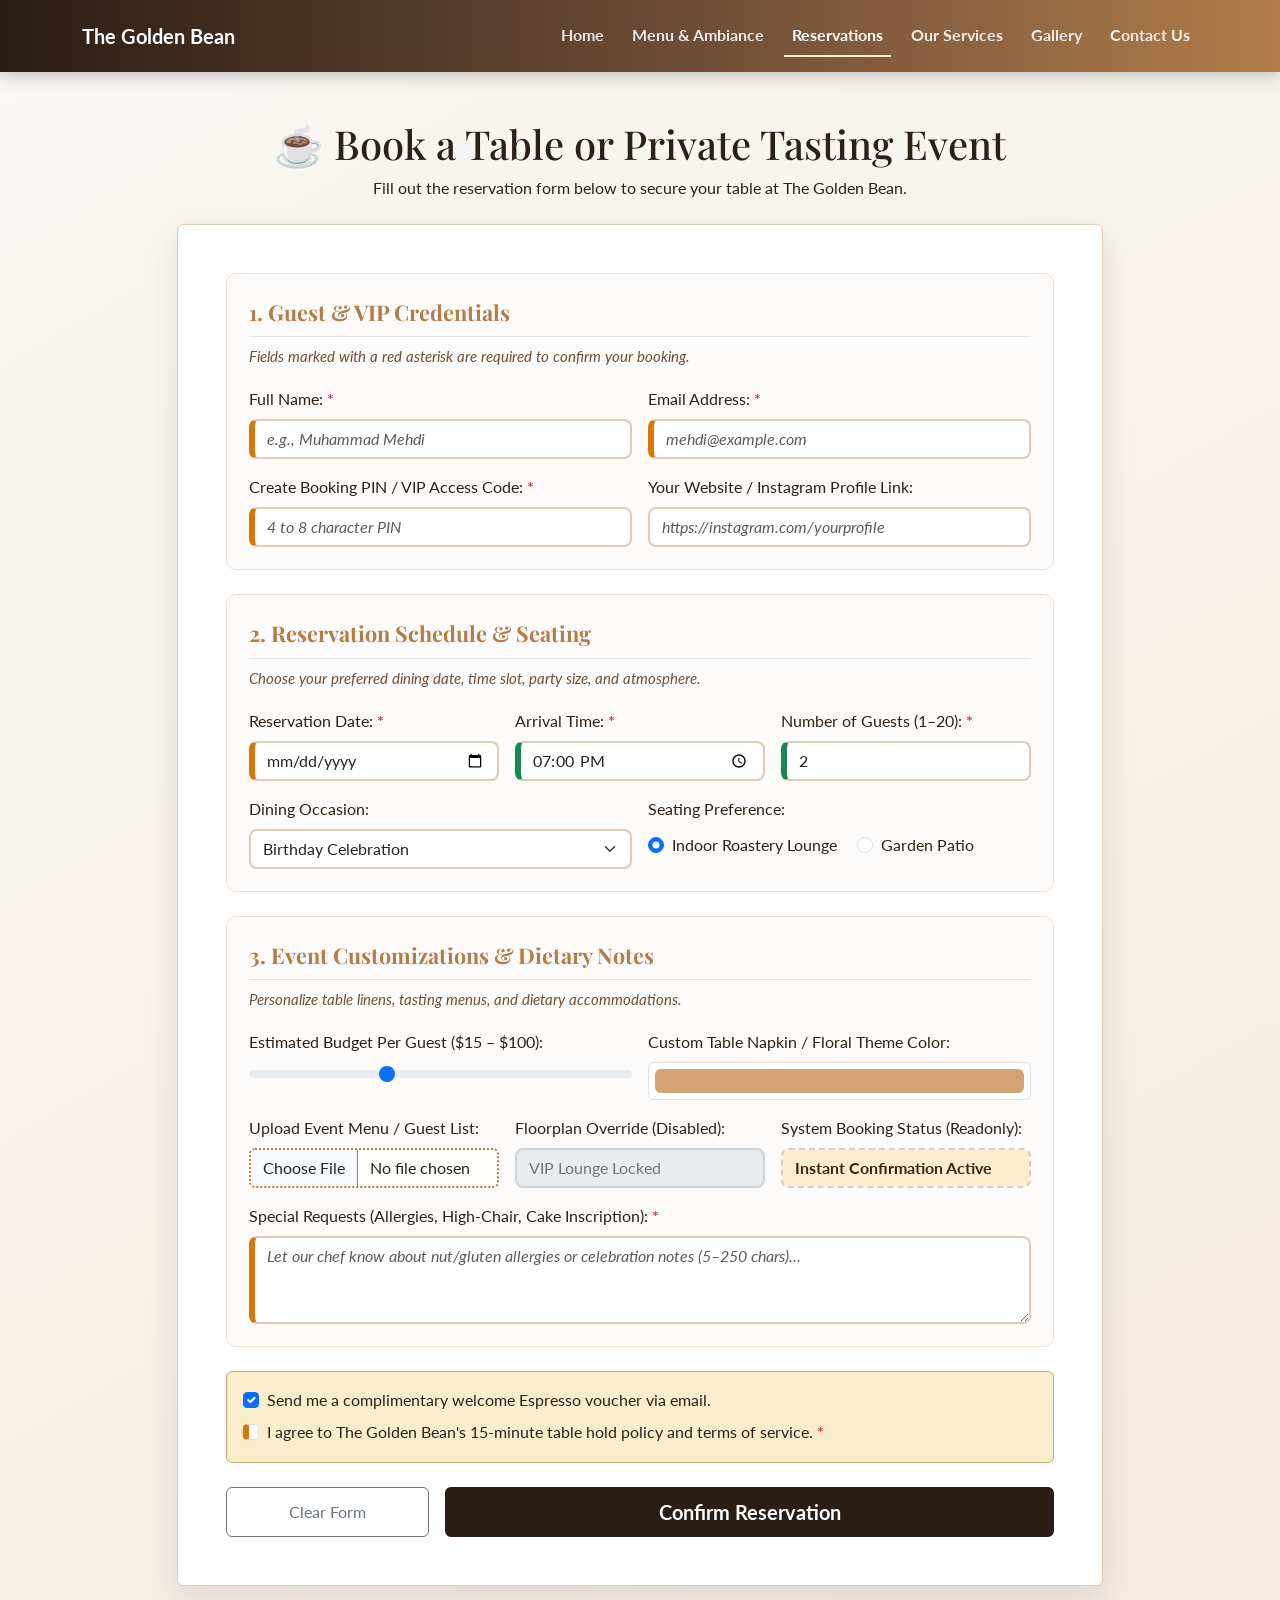
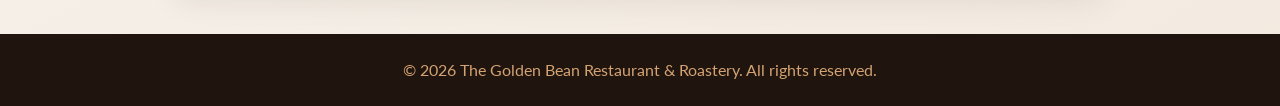
<file: frontend/register.html>
<!DOCTYPE html>
<html lang="en">
<head>
    <meta charset="UTF-8">
    <meta name="viewport" content="width=device-width, initial-scale=1.0">
    <title>The Golden Bean | Table &amp; Event Reservations</title>
    <!-- Google Web Fonts -->
    <link href="https://fonts.googleapis.com/css2?family=Playfair+Display:wght@600;700&family=Lato:wght@400;700&display=swap" rel="stylesheet">
    <!-- Bootstrap 5 CSS -->
    <link href="https://cdn.jsdelivr.net/npm/bootstrap@5.3.2/dist/css/bootstrap.min.css" rel="stylesheet">
    <!-- Page 3 Custom CSS -->
    <link rel="stylesheet" href="register.css">
</head>
<body>

    <!-- Navigation Bar (Restyled uniquely in register.css: Warm Gold-to-Roast Gradient Bar) -->
    <nav class="navbar navbar-expand-lg register-gradient-navbar">
        <div class="container">
            <a class="navbar-brand fw-bold text-white" href="index.html">The Golden Bean</a>
            <button class="navbar-toggler bg-light" type="button" data-bs-toggle="collapse" data-bs-target="#regNavbar">
                <span class="navbar-toggler-icon"></span>
            </button>
            <div class="collapse navbar-collapse" id="regNavbar">
                <ul class="navbar-nav ms-auto">
                    <li class="nav-item"><a class="nav-link" href="index.html">Home</a></li>
                    <li class="nav-item"><a class="nav-link" href="media.html">Menu &amp; Ambiance</a></li>
                    <li class="nav-item"><a class="nav-link active" href="register.html">Reservations</a></li>
                    <li class="nav-item"><a class="nav-link" href="services.html">Our Services</a></li>
                    <li class="nav-item"><a class="nav-link" href="portfolio.html">Gallery</a></li>
                    <li class="nav-item"><a class="nav-link" href="contact.html">Contact Us</a></li>
                </ul>
            </div>
        </div>
    </nav>

    <main class="container my-5 custom-form-wrapper">
        <div class="row justify-content-center">
            <div class="col-lg-10">
                <header class="text-center mb-4">
                    <h1 class="reservation-title">Book a Table or Private Tasting Event</h1>
                    <p class="lead-subtitle">Fill out the reservation form below to secure your table at The Golden Bean.</p>
                </header>

                <!-- Complete Form with all 14 input types and all 9 validation attributes -->
                <form action="#" method="post" class="booking-form p-4 p-md-5 rounded">

                    <!-- Fieldset 1: text, email, password, url + required, minlength, maxlength -->
                    <fieldset class="mb-4">
                        <legend class="border-bottom pb-2">1. Guest &amp; VIP Credentials</legend>
                        <p class="fieldset-note">Fields marked with a red asterisk are required to confirm your booking.</p>

                        <div class="row g-3">
                            <div class="col-md-6">
                                <label for="fullName" class="form-label custom-req-label">Full Name:</label>
                                <input type="text" class="form-control" id="fullName" name="fullName" 
                                       required minlength="3" maxlength="50" placeholder="e.g., Muhammad Mehdi">
                            </div>

                            <div class="col-md-6">
                                <label for="emailAddr" class="form-label custom-req-label">Email Address:</label>
                                <input type="email" class="form-control" id="emailAddr" name="emailAddr" 
                                       required placeholder="mehdi@example.com">
                            </div>

                            <div class="col-md-6">
                                <label for="vipCode" class="form-label custom-req-label">Create Booking PIN / VIP Access Code:</label>
                                <input type="password" class="form-control" id="vipCode" name="vipCode" 
                                       required minlength="4" maxlength="8" placeholder="4 to 8 character PIN">
                            </div>

                            <div class="col-md-6">
                                <label for="socialUrl" class="form-label">Your Website / Instagram Profile Link:</label>
                                <input type="url" class="form-control" id="socialUrl" name="socialUrl" 
                                       placeholder="https://instagram.com/yourprofile">
                            </div>
                        </div>
                    </fieldset>

                    <!-- Fieldset 2: date, time, number, select, radio + min, max, required, selected, checked -->
                    <fieldset class="mb-4">
                        <legend class="border-bottom pb-2">2. Reservation Schedule &amp; Seating</legend>
                        <p class="fieldset-note">Choose your preferred dining date, time slot, party size, and atmosphere.</p>

                        <div class="row g-3">
                            <div class="col-md-4">
                                <label for="resDate" class="form-label custom-req-label">Reservation Date:</label>
                                <input type="date" class="form-control" id="resDate" name="resDate" 
                                       min="2026-10-29" max="2027-12-31" required>
                            </div>

                            <div class="col-md-4">
                                <label for="resTime" class="form-label custom-req-label">Arrival Time:</label>
                                <input type="time" class="form-control" id="resTime" name="resTime" 
                                       min="07:00" max="22:30" value="19:00" required>
                            </div>

                            <div class="col-md-4">
                                <label for="guests" class="form-label custom-req-label">Number of Guests (1–20):</label>
                                <input type="number" class="form-control" id="guests" name="guests" 
                                       min="1" max="20" value="2" required>
                            </div>

                            <div class="col-md-6">
                                <label for="occasion" class="form-label">Dining Occasion:</label>
                                <select class="form-select" id="occasion" name="occasion">
                                    <option value="casual">Casual Coffee &amp; Brunch</option>
                                    <option value="birthday" selected>Birthday Celebration</option>
                                    <option value="anniversary">Romantic Anniversary</option>
                                    <option value="business">Executive Business Meeting</option>
                                </select>
                            </div>

                            <div class="col-md-6">
                                <label class="form-label d-block">Seating Preference:</label>
                                <div class="form-check form-check-inline mt-1">
                                    <input class="form-check-input" type="radio" name="seating" id="indoor" value="indoor" checked>
                                    <label class="form-check-label" for="indoor">Indoor Roastery Lounge</label>
                                </div>
                                <div class="form-check form-check-inline mt-1">
                                    <input class="form-check-input" type="radio" name="seating" id="outdoor" value="outdoor">
                                    <label class="form-check-label" for="outdoor">Garden Patio</label>
                                </div>
                            </div>
                        </div>
                    </fieldset>

                    <!-- Fieldset 3: range, color, file, disabled, readonly, textarea, checkbox -->
                    <fieldset class="mb-4">
                        <legend class="border-bottom pb-2">3. Event Customizations &amp; Dietary Notes</legend>
                        <p class="fieldset-note">Personalize table linens, tasting menus, and dietary accommodations.</p>

                        <div class="row g-3">
                            <div class="col-md-6">
                                <label for="budget" class="form-label">Estimated Budget Per Guest ($15 &ndash; $100):</label>
                                <input type="range" class="form-range" id="budget" name="budget" 
                                       min="15" max="100" step="5" value="45">
                            </div>

                            <div class="col-md-6">
                                <label for="themeColor" class="form-label">Custom Table Napkin / Floral Theme Color:</label>
                                <input type="color" class="form-control form-control-color w-100" id="themeColor" 
                                       name="themeColor" value="#d4a373">
                            </div>

                            <div class="col-md-4">
                                <label for="menuFile" class="form-label">Upload Event Menu / Guest List:</label>
                                <input type="file" class="form-control" id="menuFile" name="menuFile" accept=".pdf,image/*">
                            </div>

                            <div class="col-md-4">
                                <label for="refFile" class="form-label">Floorplan Override (Disabled):</label>
                                <input type="text" class="form-control" id="refFile" name="refFile" 
                                       value="VIP Lounge Locked" disabled>
                            </div>

                            <div class="col-md-4">
                                <label for="sysStatus" class="form-label">System Booking Status (Readonly):</label>
                                <input type="text" class="form-control" id="sysStatus" name="sysStatus" 
                                       value="Instant Confirmation Active" readonly>
                            </div>

                            <div class="col-12">
                                <label for="specialReq" class="form-label custom-req-label">Special Requests (Allergies, High-Chair, Cake Inscription):</label>
                                <textarea class="form-control" id="specialReq" name="specialReq" rows="3" 
                                          minlength="5" maxlength="250" required 
                                          placeholder="Let our chef know about nut/gluten allergies or celebration notes (5–250 chars)..."></textarea>
                            </div>
                        </div>
                    </fieldset>

                    <!-- Checkboxes with checked and required -->
                    <div class="mb-4 p-3 terms-box rounded">
                        <div class="form-check mb-2">
                            <input class="form-check-input" type="checkbox" id="coffeeClub" name="coffeeClub" value="yes" checked>
                            <label class="form-check-label" for="coffeeClub">
                                Send me a complimentary welcome Espresso voucher via email.
                            </label>
                        </div>
                        <div class="form-check">
                            <input class="form-check-input custom-checkbox" type="checkbox" id="terms" name="terms" required>
                            <label class="form-check-label custom-req-label" for="terms">
                                I agree to The Golden Bean's 15-minute table hold policy and terms of service.
                            </label>
                        </div>
                    </div>

                    <div class="d-flex gap-3">
                        <button type="reset" class="btn btn-outline-secondary w-25 py-2 fs-6">Clear Form</button>
                        <button type="submit" class="btn btn-dark w-75 py-2 custom-submit-btn fs-5">Confirm Reservation</button>
                    </div>
                </form>
            </div>
        </div>
    </main>

    <footer class="reg-footer text-center py-4 mt-5">
        <div class="container">
            <p class="mb-0">&copy; 2026 The Golden Bean Restaurant &amp; Roastery. All rights reserved.</p>
        </div>
    </footer>

    <script src="https://cdn.jsdelivr.net/npm/bootstrap@5.3.2/dist/js/bootstrap.bundle.min.js"></script>
</body>
</html>
</file>
<file: frontend/register.css>
/* ==========================================================================
   PAGE 3: register.css (The Golden Bean - Reservations)
   Practising: Attribute selectors; Combinators (child, descendant, adjacent
   sibling, general sibling); Pseudo-classes (:hover, :focus, :valid, :invalid);
   Pseudo-elements (::before, ::after, ::placeholder)
   ========================================================================== */

body {
    font-family: 'Lato', sans-serif;
    background: linear-gradient(150deg, #faf8f5 0%, #f3eae0 100%);
    color: #2b2118;
}

h1, legend {
    font-family: 'Playfair Display', 'Georgia', serif;
}

/* 1. UNIQUE NAVBAR FOR PAGE 3 (Rich Espresso-to-Gold Gradient Navbar) */
.register-gradient-navbar {
    background: linear-gradient(90deg, #2b1d14 0%, #6f4e37 55%, #b07d4b 100%);
    padding: 15px 0;
    box-shadow: 0 4px 15px rgba(43, 29, 20, 0.25);
}

.register-gradient-navbar .nav-link {
    color: rgba(255, 255, 255, 0.88);
    font-weight: 700;
    margin-left: 12px;
    border-bottom: 2px solid transparent;
}

.register-gradient-navbar .nav-link.active,
.register-gradient-navbar .nav-link:hover {
    color: #ffffff;
    border-bottom: 2px solid #faedcd;
}

/* 2. COMBINATORS
   - Child combinator (>): .booking-form > fieldset > legend
   - Descendant combinator (space): .booking-form fieldset
   - Adjacent sibling combinator (+): legend + p.fieldset-note
   - General sibling combinator (~): legend ~ .row
*/
.booking-form {
    background-color: #ffffff;
    border: 1px solid #e6ccb2;
    box-shadow: 0 12px 32px rgba(43, 29, 20, 0.1);
}

/* Descendant Combinator */
.booking-form fieldset {
    background-color: #fdfbf9;
    padding: 22px;
    border-radius: 10px;
    border: 1px solid #ede0d4;
}

/* Child Combinator (>) */
.booking-form > fieldset > legend {
    color: #b07d4b;
    font-weight: 700;
    font-size: 1.35rem;
}

/* Adjacent Sibling Combinator (+) */
legend + p.fieldset-note {
    color: #6f4e37;
    font-style: italic;
    font-size: 0.92rem;
    margin-top: -4px;
    margin-bottom: 16px;
}

/* General Sibling Combinator (~) */
legend ~ .row {
    padding-top: 4px;
}

/* 3. ATTRIBUTE SELECTORS */
input[type="text"],
input[type="email"],
input[type="password"],
input[type="url"],
input[type="date"],
input[type="time"],
input[type="number"],
textarea[name="specialReq"],
select[id="occasion"] {
    border: 2px solid #decbb7;
    border-radius: 8px;
}

input[readonly] {
    background-color: #faedcd;
    color: #3b2314;
    border-style: dashed;
    font-weight: 700;
}

input[disabled] {
    background-color: #e9ecef;
    color: #6c757d;
    border-color: #ced4da;
    cursor: not-allowed;
}

input[type="file"] {
    border: 2px dotted #b07d4b;
    background-color: #fffdf9;
}

/* 4. PSEUDO-CLASSES (:focus, :valid, :invalid, :hover) */
input[type="text"]:focus,
input[type="email"]:focus,
input[type="password"]:focus,
input[type="url"]:focus,
input[type="date"]:focus,
input[type="time"]:focus,
input[type="number"]:focus,
textarea:focus,
select:focus {
    border-color: #d4a373;
    box-shadow: 0 0 6px rgba(212, 163, 115, 0.55);
    outline: none;
}

input[required]:valid,
textarea[required]:valid {
    border-left: 6px solid #198754;
}

input[required]:invalid,
textarea[required]:invalid {
    border-left: 6px solid #d97706;
}

input[type="email"]:focus:invalid {
    border-color: #dc3545;
}

input[type="email"]:focus:valid {
    border-color: #198754;
}

.custom-submit-btn {
    background-color: #2b1d14;
    border: 2px solid #2b1d14;
    color: #ffffff;
    font-weight: 700;
}

.custom-submit-btn:hover {
    background-color: #d4a373;
    border-color: #d4a373;
    color: #1f140e;
}

/* 5. PSEUDO-ELEMENTS (::before, ::after, ::placeholder) */
.reservation-title::before {
    content: "☕ ";
}

.custom-req-label::after {
    content: " *";
    color: #dc3545;
    font-weight: 700;
}

input::placeholder,
textarea::placeholder {
    color: #9c8978;
    font-style: italic;
}

.terms-box {
    background-color: #faedcd;
    border: 1px solid #d4a373;
}

.reg-footer {
    background-color: #1f140e;
    color: #d4a373;
}
</file>
